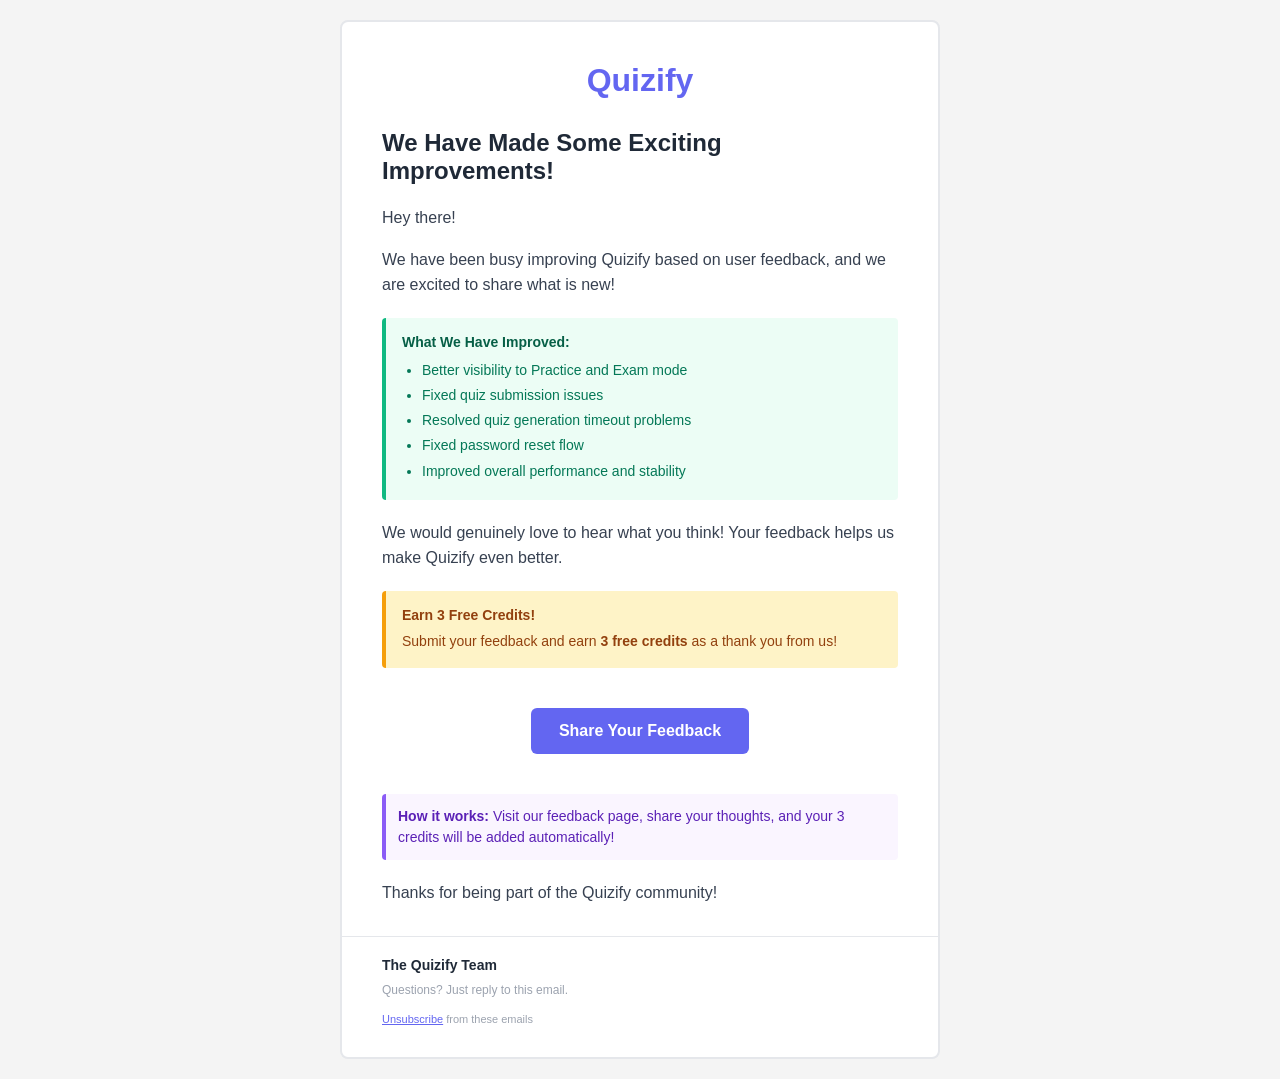
<file: scripts/quizify_feedback_email.html>
<!DOCTYPE html>
<html>
<head>
  <meta charset="UTF-8">
  <meta name="viewport" content="width=device-width, initial-scale=1.0">
</head>
<body style="margin: 0; padding: 0; font-family: -apple-system, BlinkMacSystemFont, Segoe UI, Roboto, Oxygen, Ubuntu, Cantarell, sans-serif; background-color: #f4f4f4;">
  <!-- Preheader text (hidden but shows in inbox preview) -->
  <div style="display: none; max-height: 0px; overflow: hidden;">
    Share your feedback and earn credits instantly
  </div>
  <!-- End preheader -->
  <table role="presentation" cellspacing="0" cellpadding="0" border="0" width="100%" style="background-color: #f4f4f4;">
    <tr>
      <td style="padding: 20px 0;">
        <table role="presentation" cellspacing="0" cellpadding="0" border="0" width="600" style="margin: 0 auto; background-color: #ffffff; border: 2px solid #e5e7eb; border-radius: 8px;">
          <tr>
            <td style="padding: 40px 40px 30px 40px;">
              <table role="presentation" cellspacing="0" cellpadding="0" border="0" width="100%">
                <tr>
                  <td style="text-align: center; padding-bottom: 30px;">
                    <h1 style="margin: 0; color: #6366f1; font-size: 32px;">Quizify</h1>
                  </td>
                </tr>
              </table>
              
              <h2 style="color: #1f2937; font-size: 24px; margin: 0 0 20px 0; font-weight: 600;">We Have Made Some Exciting Improvements!</h2>
              
              <p style="color: #374151; font-size: 16px; line-height: 1.6; margin: 0 0 16px 0;">Hey there!</p>
              
              <p style="color: #374151; font-size: 16px; line-height: 1.6; margin: 0 0 16px 0;">We have been busy improving Quizify based on user feedback, and we are excited to share what is new!</p>
              
              <table role="presentation" cellspacing="0" cellpadding="0" border="0" width="100%" style="margin: 20px 0;">
                <tr>
                  <td style="background-color: #ecfdf5; border-left: 4px solid #10b981; padding: 16px; border-radius: 4px;">
                    <p style="margin: 0 0 8px 0; color: #065f46; font-size: 14px; font-weight: 600;">What We Have Improved:</p>
                    <ul style="margin: 0; padding-left: 20px; color: #047857; font-size: 14px; line-height: 1.8;">
                      <li>Better visibility to Practice and Exam mode</li>
                      <li>Fixed quiz submission issues</li>
                      <li>Resolved quiz generation timeout problems</li>
                      <li>Fixed password reset flow</li>
                      <li>Improved overall performance and stability</li>
                    </ul>
                  </td>
                </tr>
              </table>
              
              <p style="color: #374151; font-size: 16px; line-height: 1.6; margin: 16px 0;">We would genuinely love to hear what you think! Your feedback helps us make Quizify even better.</p>
              
              <table role="presentation" cellspacing="0" cellpadding="0" border="0" width="100%" style="margin: 20px 0;">
                <tr>
                  <td style="background-color: #fef3c7; border-left: 4px solid #f59e0b; padding: 16px; border-radius: 4px;">
                    <p style="margin: 0 0 8px 0; color: #92400e; font-size: 14px; font-weight: 600;">Earn 3 Free Credits!</p>
                    <p style="margin: 0; color: #92400e; font-size: 14px; line-height: 1.5;">
                      Submit your feedback and earn <strong>3 free credits</strong> as a thank you from us!
                    </p>
                  </td>
                </tr>
              </table>
              
              <table role="presentation" cellspacing="0" cellpadding="0" border="0" width="100%">
                <tr>
                  <td style="text-align: center; padding: 20px 0;">
                    <a href="https://www.quizify.ca/feedback" style="display: inline-block; padding: 14px 28px; background-color: #6366f1; color: #ffffff; text-decoration: none; border-radius: 6px; font-weight: 600; font-size: 16px;">Share Your Feedback</a>
                  </td>
                </tr>
              </table>
              
              <table role="presentation" cellspacing="0" cellpadding="0" border="0" width="100%" style="margin: 20px 0;">
                <tr>
                  <td style="background-color: #faf5ff; border-left: 4px solid #8b5cf6; padding: 12px; border-radius: 4px;">
                    <p style="margin: 0; color: #5b21b6; font-size: 14px; line-height: 1.5;">
                      <strong>How it works:</strong> Visit our feedback page, share your thoughts, and your 3 credits will be added automatically!
                    </p>
                  </td>
                </tr>
              </table>
              
              <p style="color: #374151; font-size: 16px; line-height: 1.6; margin: 20px 0 0 0;">Thanks for being part of the Quizify community!</p>
            </td>
          </tr>
          
          <tr>
            <td style="padding: 20px 40px 30px 40px; border-top: 1px solid #e5e7eb;">
              <p style="margin: 0 0 8px 0; color: #1f2937; font-size: 14px; font-weight: 600;">The Quizify Team</p>
              <p style="margin: 0 0 12px 0; color: #9ca3af; font-size: 12px; line-height: 1.5;">Questions? Just reply to this email.</p>
              <p style="margin: 0; color: #9ca3af; font-size: 11px; line-height: 1.5;">
                <a href="$[LI:UNSUBSCRIBE]$" style="color: #6366f1; text-decoration: underline;">Unsubscribe</a> from these emails
              </p>
            </td>
          </tr>
        </table>
      </td>
    </tr>
  </table>
</body>
</html>
</file>
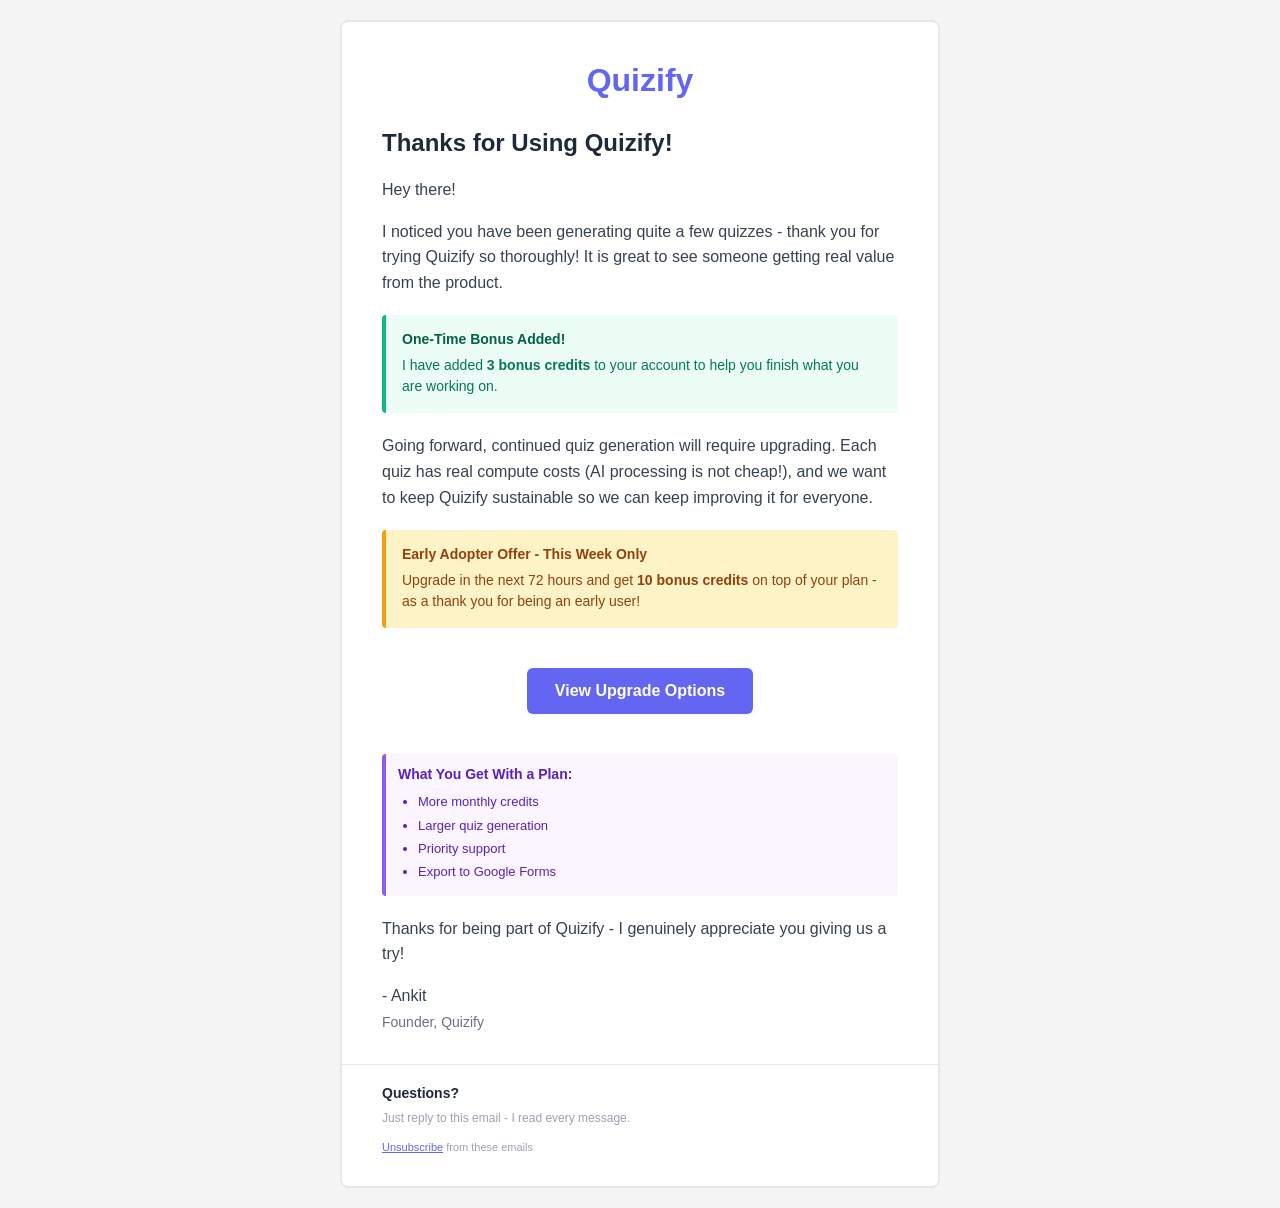
<file: scripts/quizify_goodwill_email.html>
<!DOCTYPE html>
<html>
<head>
  <meta charset="UTF-8">
  <meta name="viewport" content="width=device-width, initial-scale=1.0">
</head>
<body style="margin: 0; padding: 0; font-family: -apple-system, BlinkMacSystemFont, Segoe UI, Roboto, Oxygen, Ubuntu, Cantarell, sans-serif; background-color: #f4f4f4;">
  <!-- Preheader text (hidden but shows in inbox preview) -->
  <div style="display: none; max-height: 0px; overflow: hidden;">
    We added some bonus credits to your account
  </div>
  <!-- End preheader -->
  <table role="presentation" cellspacing="0" cellpadding="0" border="0" width="100%" style="background-color: #f4f4f4;">
    <tr>
      <td style="padding: 20px 0;">
        <table role="presentation" cellspacing="0" cellpadding="0" border="0" width="600" style="margin: 0 auto; background-color: #ffffff; border: 2px solid #e5e7eb; border-radius: 8px;">
          <tr>
            <td style="padding: 40px 40px 30px 40px;">
              <table role="presentation" cellspacing="0" cellpadding="0" border="0" width="100%">
                <tr>
                  <td style="text-align: center; padding-bottom: 30px;">
                    <h1 style="margin: 0; color: #6366f1; font-size: 32px;">Quizify</h1>
                  </td>
                </tr>
              </table>
              
              <h2 style="color: #1f2937; font-size: 24px; margin: 0 0 20px 0; font-weight: 600;">Thanks for Using Quizify!</h2>
              
              <p style="color: #374151; font-size: 16px; line-height: 1.6; margin: 0 0 16px 0;">Hey there!</p>
              
              <p style="color: #374151; font-size: 16px; line-height: 1.6; margin: 0 0 16px 0;">I noticed you have been generating quite a few quizzes - thank you for trying Quizify so thoroughly! It is great to see someone getting real value from the product.</p>
              
              <!-- Goodwill credit box -->
              <table role="presentation" cellspacing="0" cellpadding="0" border="0" width="100%" style="margin: 20px 0;">
                <tr>
                  <td style="background-color: #ecfdf5; border-left: 4px solid #10b981; padding: 16px; border-radius: 4px;">
                    <p style="margin: 0 0 8px 0; color: #065f46; font-size: 14px; font-weight: 600;">One-Time Bonus Added!</p>
                    <p style="margin: 0; color: #047857; font-size: 14px; line-height: 1.5;">
                      I have added <strong>3 bonus credits</strong> to your account to help you finish what you are working on.
                    </p>
                  </td>
                </tr>
              </table>
              
              <p style="color: #374151; font-size: 16px; line-height: 1.6; margin: 16px 0;">Going forward, continued quiz generation will require upgrading. Each quiz has real compute costs (AI processing is not cheap!), and we want to keep Quizify sustainable so we can keep improving it for everyone.</p>
              
              <!-- Early adopter offer -->
              <table role="presentation" cellspacing="0" cellpadding="0" border="0" width="100%" style="margin: 20px 0;">
                <tr>
                  <td style="background-color: #fef3c7; border-left: 4px solid #f59e0b; padding: 16px; border-radius: 4px;">
                    <p style="margin: 0 0 8px 0; color: #92400e; font-size: 14px; font-weight: 600;">Early Adopter Offer - This Week Only</p>
                    <p style="margin: 0; color: #92400e; font-size: 14px; line-height: 1.5;">
                      Upgrade in the next 72 hours and get <strong>10 bonus credits</strong> on top of your plan - as a thank you for being an early user!
                    </p>
                  </td>
                </tr>
              </table>
              
              <table role="presentation" cellspacing="0" cellpadding="0" border="0" width="100%">
                <tr>
                  <td style="text-align: center; padding: 20px 0;">
                    <a href="https://www.quizify.ca/pricing" style="display: inline-block; padding: 14px 28px; background-color: #6366f1; color: #ffffff; text-decoration: none; border-radius: 6px; font-weight: 600; font-size: 16px;">View Upgrade Options</a>
                  </td>
                </tr>
              </table>
              
              <!-- Why upgrade box -->
              <table role="presentation" cellspacing="0" cellpadding="0" border="0" width="100%" style="margin: 20px 0;">
                <tr>
                  <td style="background-color: #faf5ff; border-left: 4px solid #8b5cf6; padding: 12px; border-radius: 4px;">
                    <p style="margin: 0 0 8px 0; color: #5b21b6; font-size: 14px; font-weight: 600;">What You Get With a Plan:</p>
                    <ul style="margin: 0; padding-left: 20px; color: #5b21b6; font-size: 13px; line-height: 1.8;">
                      <li>More monthly credits</li>
                      <li>Larger quiz generation</li>
                      <li>Priority support</li>
                      <li>Export to Google Forms</li>
                    </ul>
                  </td>
                </tr>
              </table>
              
              <p style="color: #374151; font-size: 16px; line-height: 1.6; margin: 20px 0 0 0;">Thanks for being part of Quizify - I genuinely appreciate you giving us a try!</p>
              
              <p style="color: #374151; font-size: 16px; line-height: 1.6; margin: 16px 0 0 0;">- Ankit<br><span style="color: #6b7280; font-size: 14px;">Founder, Quizify</span></p>
            </td>
          </tr>
          
          <tr>
            <td style="padding: 20px 40px 30px 40px; border-top: 1px solid #e5e7eb;">
              <p style="margin: 0 0 8px 0; color: #1f2937; font-size: 14px; font-weight: 600;">Questions?</p>
              <p style="margin: 0 0 12px 0; color: #9ca3af; font-size: 12px; line-height: 1.5;">Just reply to this email - I read every message.</p>
              <p style="margin: 0; color: #9ca3af; font-size: 11px; line-height: 1.5;">
                <a href="$[LI:UNSUBSCRIBE]$" style="color: #6366f1; text-decoration: underline;">Unsubscribe</a> from these emails
              </p>
            </td>
          </tr>
        </table>
      </td>
    </tr>
  </table>
</body>
</html>
</file>
